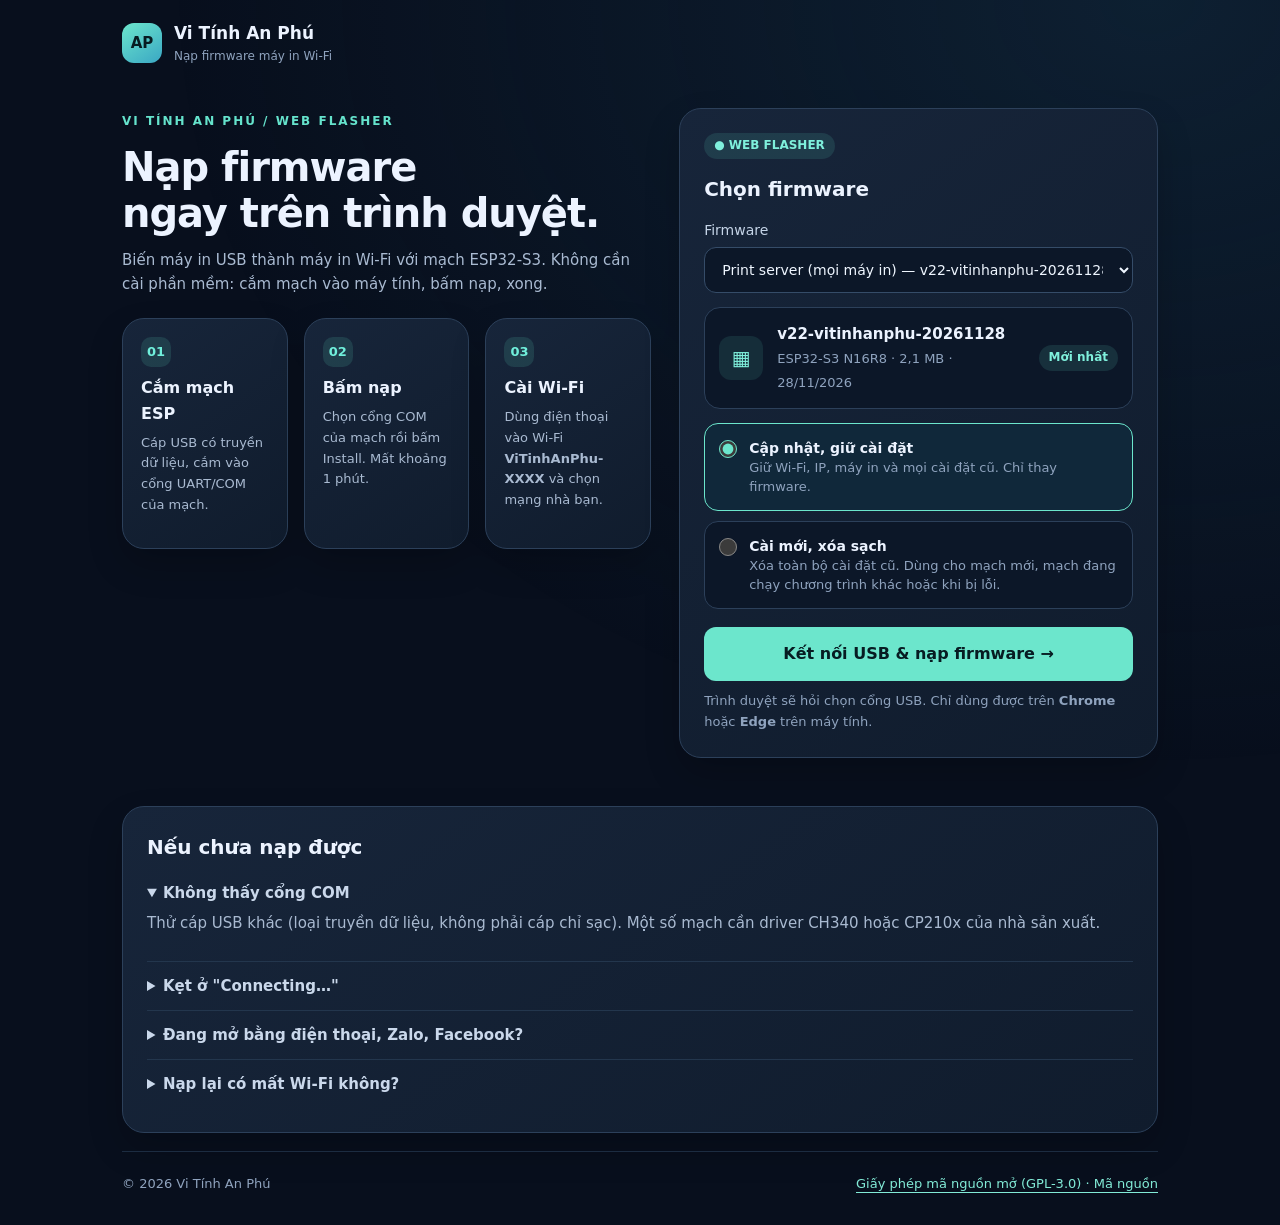
<file: index.html>
<!doctype html>
<html lang="vi">
<head>
<meta charset="utf-8"><meta name="viewport" content="width=device-width,initial-scale=1">
<meta name="theme-color" content="#080f1d">
<title>Nạp firmware · Vi Tính An Phú</title>
<meta name="description" content="Nạp firmware máy in Wi-Fi Vi Tính An Phú vào ESP32-S3 ngay trên trình duyệt.">
  <script type="module" crossorigin src="./assets/index-C4SW8azZ.js"></script>
  <link rel="stylesheet" crossorigin href="./assets/index-Bt61mngs.css">
</head>
<body>
<div class="shell">
  <header class="top">
    <a class="brand" href="./"><span class="logo">AP</span><span>Vi Tính An Phú<small>Nạp firmware máy in Wi-Fi</small></span></a>
    <span class="chip" id="secure">● HTTPS an toàn</span>
  </header>

  <section class="hero">
    <div>
      <span class="eyebrow">VI TÍNH AN PHÚ / WEB FLASHER</span>
      <h1>Nạp firmware<br>ngay trên trình duyệt.</h1>
      <p>Biến máy in USB thành máy in Wi-Fi với mạch ESP32-S3. Không cần cài phần mềm: cắm mạch vào máy tính, bấm nạp, xong.</p>
      <div class="steps" style="margin-top:22px">
        <div class="card" style="padding:18px"><span class="num">01</span><h3>Cắm mạch ESP</h3><p class="small">Cáp USB có truyền dữ liệu, cắm vào cổng UART/COM của mạch.</p></div>
        <div class="card" style="padding:18px"><span class="num">02</span><h3>Bấm nạp</h3><p class="small">Chọn cổng COM của mạch rồi bấm Install. Mất khoảng 1 phút.</p></div>
        <div class="card" style="padding:18px"><span class="num">03</span><h3>Cài Wi-Fi</h3><p class="small">Dùng điện thoại vào Wi-Fi <b>ViTinhAnPhu-XXXX</b> và chọn mạng nhà bạn.</p></div>
      </div>
    </div>

    <section class="card">
      <div class="row"><span class="chip">● WEB FLASHER</span><span class="grow"></span><span class="muted small" id="count"></span></div>
      <h2 style="margin-top:14px">Chọn firmware</h2>
      <div id="empty" class="note warn" hidden>Chưa có firmware nào trên trang. Vui lòng quay lại sau.</div>
      <div id="picker" hidden>
        <label>Firmware<select id="fw"></select></label>
        <div class="fw">
          <span class="ic">▦</span>
          <div class="grow"><b id="version"></b><span class="muted small" id="meta"></span></div>
          <span class="chip" id="latest" hidden>Mới nhất</span>
        </div>
        <div class="note" id="notes" hidden></div>
        <div class="modes" role="radiogroup" aria-label="Cách nạp">
          <label class="opt"><input type="radio" name="mode" value="keep" checked>
            <span><b>Cập nhật, giữ cài đặt</b><small>Giữ Wi-Fi, IP, máy in và mọi cài đặt cũ. Chỉ thay firmware.</small></span></label>
          <label class="opt"><input type="radio" name="mode" value="new">
            <span><b>Cài mới, xóa sạch</b><small>Xóa toàn bộ cài đặt cũ. Dùng cho mạch mới, mạch đang chạy chương trình khác hoặc khi bị lỗi.</small></span></label>
        </div>
        <esp-web-install-button id="installer">
          <button slot="activate" class="btn primary">Kết nối USB &amp; nạp firmware →</button>
          <div slot="unsupported" class="note warn">Trình duyệt này chưa nạp được. Hãy mở trang bằng <b>Chrome</b> hoặc <b>Edge</b> trên máy tính.</div>
          <div slot="not-allowed" class="note warn">Cần mở trang bằng địa chỉ <b>https://</b> để kết nối cổng USB.</div>
        </esp-web-install-button>
        <p class="small muted" style="margin:10px 0 0">Trình duyệt sẽ hỏi chọn cổng USB. Chỉ dùng được trên <b>Chrome</b> hoặc <b>Edge</b> trên máy tính.</p>
      </div>
    </section>
  </section>

  <section class="card">
    <h2>Nếu chưa nạp được</h2>
    <details open><summary>Không thấy cổng COM</summary><p>Thử cáp USB khác (loại truyền dữ liệu, không phải cáp chỉ sạc). Một số mạch cần driver CH340 hoặc CP210x của nhà sản xuất.</p></details>
    <details><summary>Kẹt ở "Connecting…"</summary><p>Đóng các phần mềm đang mở cổng COM. Giữ nút BOOT, bấm rồi thả RST, sau đó thả BOOT và bấm nạp lại.</p></details>
    <details><summary>Đang mở bằng điện thoại, Zalo, Facebook?</summary><p>Nạp firmware cần Chrome hoặc Edge trên máy tính. Sao chép đường dẫn trang này và mở trên máy tính.</p></details>
    <details><summary>Nạp lại có mất Wi-Fi không?</summary><p>Chọn <b>Cập nhật, giữ cài đặt</b> thì Wi-Fi, IP và máy in đã cài vẫn giữ nguyên. Chọn <b>Cài mới, xóa sạch</b> thì phải cài Wi-Fi lại từ đầu.</p></details>
  </section>

  <footer><span>© 2026 Vi Tính An Phú</span><a id="lic" href="/licenses">Giấy phép mã nguồn mở (GPL-3.0) · Mã nguồn</a></footer>
</div>
</body>
</html>
</file>
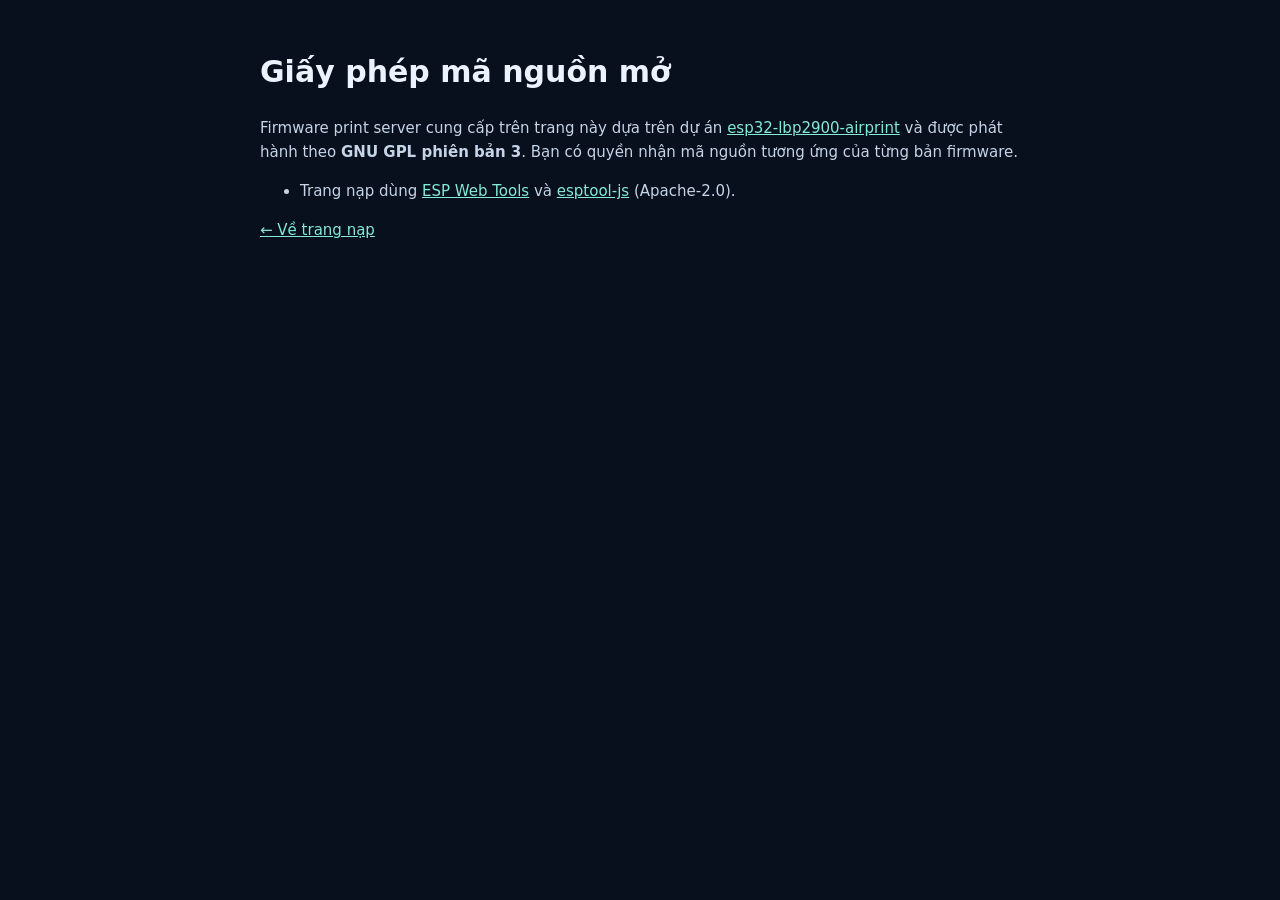
<file: licenses.html>
<!doctype html><html lang=vi><meta charset=utf-8><meta name=viewport content='width=device-width,initial-scale=1'><title>Giấy phép · Vi Tính An Phú</title><style>body{font:15px/1.6 system-ui;max-width:760px;margin:0 auto;padding:28px 18px;background:#080f1d;color:#ecf3ff}a{color:#82ebd7}p,li{color:#c5d4e7}</style><h1>Giấy phép mã nguồn mở</h1><p>Firmware print server cung cấp trên trang này dựa trên dự án <a href='https://github.com/phuongtrangpt/esp32-lbp2900-airprint'>esp32-lbp2900-airprint</a> và được phát hành theo <b>GNU GPL phiên bản 3</b>. Bạn có quyền nhận mã nguồn tương ứng của từng bản firmware.</p><ul><li>Trang nạp dùng <a href='https://github.com/esphome/esp-web-tools'>ESP Web Tools</a> và <a href='https://github.com/espressif/esptool-js'>esptool-js</a> (Apache-2.0).</li></ul><p><a href='./'>← Về trang nạp</a></p>
</file>
<file: assets/index-Bt61mngs.css>
*{box-sizing:border-box}html{--lightningcss-light: ;--lightningcss-dark:initial;color-scheme:dark}body{color:#ecf3ff;background:#080f1d;margin:0;font:15px/1.6 system-ui,-apple-system,BlinkMacSystemFont,Segoe UI,Roboto,Noto Sans,Ubuntu,Cantarell,Helvetica Neue,sans-serif}body:before{content:"";pointer-events:none;z-index:-1;background:radial-gradient(at 90% 0,#16395166,#0000 60%);position:fixed;top:0;bottom:0;left:0;right:0}a{color:#82ebd7;text-underline-offset:4px}.shell{max-width:1080px;margin:0 auto;padding:0 22px}header.top{justify-content:space-between;align-items:center;padding:20px 0;display:flex}.brand{color:#ecf3ff;align-items:center;gap:12px;font-size:17px;font-weight:750;text-decoration:none;display:flex}.logo{color:#071c22;background:linear-gradient(145deg,#6ce6cc,#3aa7c4);border-radius:12px;place-items:center;width:40px;height:40px;font-size:15px;font-weight:850;display:grid}.brand small{color:#8fa3be;font-size:12px;font-weight:500;display:block}.eyebrow{color:#65e3cc;letter-spacing:2px;font-size:12px;font-weight:750}h1{letter-spacing:-1px;margin:12px 0;font-size:40px;line-height:1.15}h2{margin:0 0 6px;font-size:20px}h3{margin:8px 0 4px;font-size:16px}p{color:#a9bad1;margin:6px 0 14px}.muted{color:#8fa3be}.small{font-size:13px}.hero{grid-template-columns:1.05fr .95fr;align-items:start;gap:28px;padding:22px 0 30px;display:grid}.card{background:linear-gradient(145deg,#17253a,#101c2d);border:1px solid #2c405a;border-radius:22px;margin:0 0 18px;padding:24px;box-shadow:0 16px 35px #0003}.chip{color:#7ff0dc;background:#63e6cb1f;border-radius:999px;align-items:center;gap:6px;padding:3px 10px;font-size:12px;font-weight:700;display:inline-flex}.chip.warn{color:#f5cf86;background:#f5c46b22}.chip.err{color:#ff9aa6;background:#ff7a8a22}.chip.off{color:#b5c4d8;background:#8fa3be22}label{color:#c5d4e7;margin:14px 0 0;font-size:14px;display:block}input,select,textarea{color:#eff6ff;width:100%;min-height:46px;font:inherit;background:#0c1728;border:1px solid #354c68;border-radius:12px;margin-top:6px;padding:11px 13px}textarea{resize:vertical;min-height:70px}.btn{color:#8ff2e0;min-height:46px;font:inherit;cursor:pointer;background:#20364d;border:1px solid #395c72;border-radius:12px;justify-content:center;align-items:center;gap:8px;padding:10px 18px;font-weight:700;display:inline-flex}.btn.primary{color:#071c22;background:#6ce6cc;border-color:#0000;width:100%;min-height:54px;margin-top:18px;font-size:16px}.btn.danger{color:#ff9aa6;background:#3a1d27;border-color:#6b2f3d}.btn.sm{min-height:36px;padding:6px 12px;font-size:13px}.fw{background:#0c1728;border:1px solid #2c405a;border-radius:16px;align-items:center;gap:14px;margin-top:14px;padding:14px;display:flex}.fw .ic{color:#7ff0dc;background:#63e6cb1a;border-radius:12px;place-items:center;width:44px;height:44px;font-size:20px;display:grid}.fw b{display:block}.note{color:#d5e8ff;background:#112b3d;border:1px solid #345870;border-radius:14px;margin-top:14px;padding:12px 14px;font-size:14px}.note.warn{color:#f3dfb3;background:#2d2614;border-color:#5f4b22}.steps{grid-template-columns:repeat(3,1fr);gap:16px;display:grid}.steps .num{color:#70efdb;background:#63e6cb22;border-radius:10px;place-items:center;width:30px;height:30px;font-size:13px;font-weight:750;display:inline-grid}details{border-top:1px solid #23364d;padding:12px 0}details:first-of-type{border-top:0}summary{cursor:pointer;color:#cad8eb;font-weight:600}footer{color:#8fa3be;border-top:1px solid #1c2c41;flex-wrap:wrap;justify-content:space-between;gap:12px;margin-top:10px;padding:22px 0 30px;font-size:13px;display:flex}.grid2{grid-template-columns:1fr 1fr;gap:18px;display:grid}.kv{grid-template-columns:auto 1fr;gap:6px 16px;font-size:14px;display:grid}.kv span:nth-child(odd){color:#8fa3be}table{border-collapse:collapse;width:100%;font-size:14px}th{text-align:left;color:#8fa3be;border-bottom:1px solid #2c405a;padding:8px 6px;font-weight:600}td{vertical-align:middle;border-bottom:1px solid #1c2c41;padding:10px 6px}.row{flex-wrap:wrap;align-items:center;gap:10px;display:flex}.grow{flex:1}.nav{gap:6px;display:flex}.nav a{color:#c5d4e7;border-radius:10px;padding:8px 12px;font-size:14px;text-decoration:none}.nav a.on{color:#8ff2e0;background:#20364d}.drop{text-align:center;color:#a9bad1;border:1.5px dashed #3c5674;border-radius:16px;margin-top:14px;padding:18px}[hidden]{display:none!important}.status{min-height:20px;margin-top:10px;font-size:14px}.status.err{color:#ff9aa6}.status.ok{color:#7ff0dc}.check{color:#c5d4e7;align-items:flex-start;gap:10px;margin-top:14px;font-size:14px;display:flex}.check input{width:auto;min-height:0;margin:3px 0 0}progress{accent-color:#6ce6cc;width:100%;height:10px;margin-top:12px}.login{max-width:420px;margin:60px auto}esp-web-install-button{display:block}.modes{gap:10px;margin-top:14px;display:grid}.opt{cursor:pointer;background:#0c1728;border:1px solid #2c405a;border-radius:14px;align-items:flex-start;gap:12px;margin:0;padding:13px 14px;display:flex}.opt input{accent-color:#6ce6cc;flex:none;width:18px;height:18px;min-height:0;margin:3px 0 0}.opt b{color:#ecf3ff;display:block}.opt small{color:#8fa3be;font-size:13px;line-height:1.45;display:block}.opt:has(input:checked){background:#10283a;border-color:#6ce6cc}.ddx-add{grid-template-columns:1.2fr 1.2fr auto;align-items:end;gap:12px;display:grid}.ddx-tools{margin-top:8px}.ddx-tools select{width:auto;min-width:150px}.ddx-tools input{min-width:200px}table.ddx td small{color:#8fa3be;font-size:12px;display:block}table.ddx td.act{white-space:nowrap;text-align:right}table.ddx tr.off td{opacity:.55}table.ddx tr.off td.act{opacity:1}.ddx-edit{grid-template-columns:1fr 1fr auto auto;align-items:center;gap:8px;display:grid}.ddx-edit input{min-height:38px;margin:0;padding:6px 10px}.ddx-log{max-height:260px;margin:10px 0 0;padding:0;font-size:13px;list-style:none;overflow:auto}.ddx-log li{color:#c5d4e7;border-bottom:1px solid #1c2c41;padding:5px 0}.ddx-log time{color:#8fa3be;margin-right:10px}@media (max-width:820px){.ddx-add,.ddx-edit,.hero,.grid2,.steps{grid-template-columns:1fr}h1{font-size:32px}table,thead,tbody,tr,td{display:block}thead{display:none}tr{border-bottom:1px solid #2c405a;padding:8px 0}td{border:0;padding:4px 0}header.top{flex-wrap:wrap;gap:10px}}
</file>
